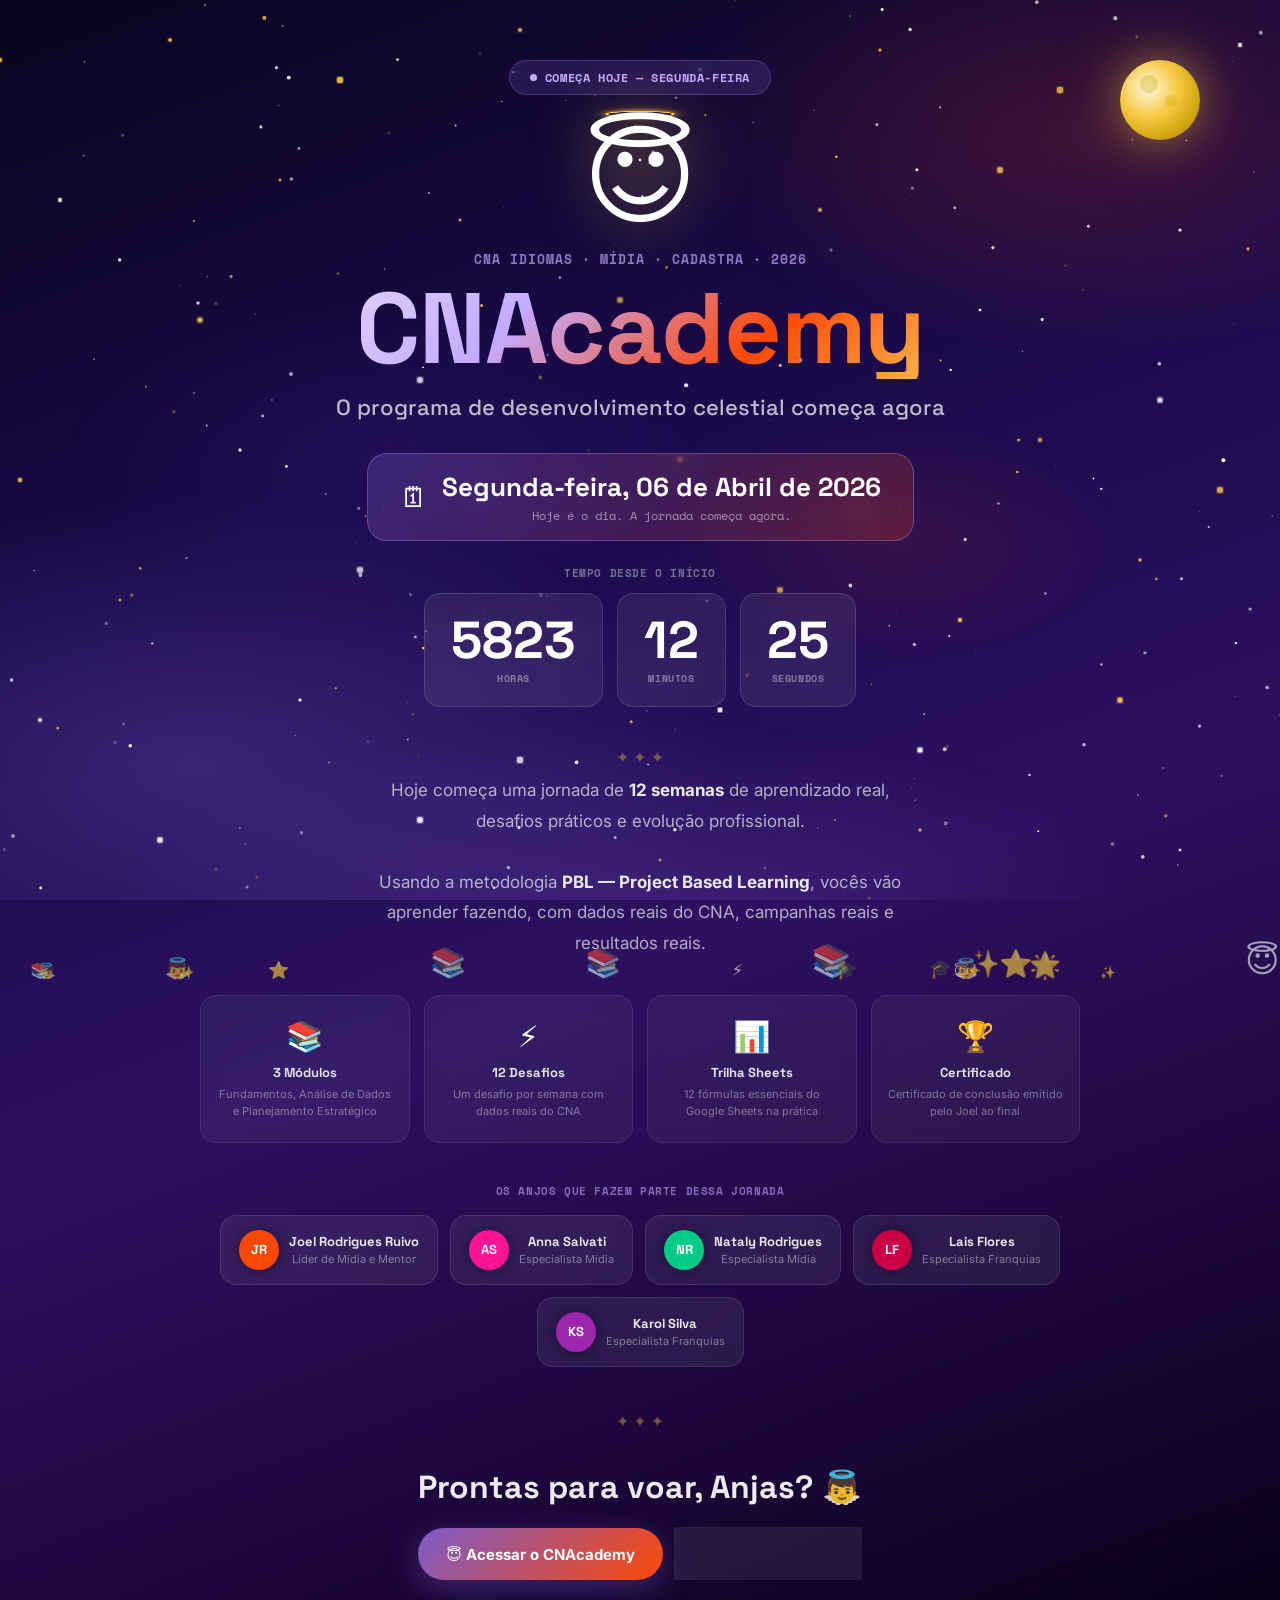
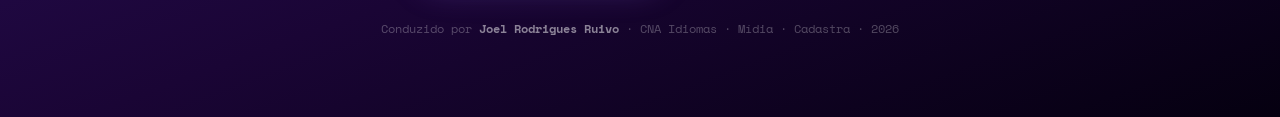
<file: lancamento.html>
<!DOCTYPE html>
<html lang="pt-BR">
<head>
<meta charset="UTF-8"/>
<meta name="viewport" content="width=device-width,initial-scale=1.0"/>
<link rel="icon" href="data:image/svg+xml,<svg xmlns='http://www.w3.org/2000/svg' viewBox='0 0 100 100'><text y='.9em' font-size='90'>😇</text></svg>"/>
<link href="https://fonts.googleapis.com/css2?family=Inter:wght@400;500;600;700&family=Space+Grotesk:wght@500;600;700&family=Space+Mono:wght@400;700&display=swap" rel="stylesheet"/>
<title>CNAcademy — Começa Hoje!</title>
<style>
:root{
  --purple:#7C5CCC;--purple-bg:#EDE7FF;--purple-light:#D4C5FF;
  --brand:#FC4807;--brand-light:#FDE9E6;
  --gold:#F5C842;--gold-dark:#C49A00;
  --white:#fff;--gs400:#9A9A9A;--gs500:#5E5E5E;--gs900:#1E1E1E;
  --fp:'Inter',system-ui,sans-serif;
  --fd:'Space Grotesk',system-ui,sans-serif;
  --fm:'Space Mono',monospace;
}
*{box-sizing:border-box;margin:0;padding:0;}
html{scroll-behavior:smooth;}
body{
  font-family:var(--fp);
  background:linear-gradient(160deg,#0A0520 0%,#1A0A4A 30%,#2D1060 55%,#1A0535 80%,#050010 100%);
  min-height:100vh;
  overflow-x:hidden;
  color:var(--white);
  position:relative;
}

/* STARS */
#starsBg{
  position:fixed;
  top:0;left:0;
  width:100vw;
  height:100vh;
  pointer-events:none;
  z-index:0;
  overflow:visible;
}

/* AURORA */
.aurora{
  position:fixed;
  top:0;left:0;
  width:100vw;height:100vh;
  pointer-events:none;
  z-index:0;
  background:
    radial-gradient(ellipse 70% 50% at 15% 85%,rgba(124,92,204,.30) 0%,transparent 60%),
    radial-gradient(ellipse 60% 45% at 85% 15%,rgba(252,72,7,.18) 0%,transparent 55%),
    radial-gradient(ellipse 80% 40% at 50% 100%,rgba(124,92,204,.22) 0%,transparent 50%),
    radial-gradient(ellipse 50% 35% at 30% 50%,rgba(100,50,200,.12) 0%,transparent 50%),
    radial-gradient(ellipse 40% 30% at 70% 60%,rgba(252,72,7,.10) 0%,transparent 45%);
  animation:aurora 8s ease-in-out infinite alternate;
}
@keyframes aurora{
  from{opacity:.6;}
  to{opacity:1;}
}

/* CLOUDS */
.clouds{
  position:fixed;inset:0;
  pointer-events:none;z-index:1;
  overflow:hidden;
}
.cl{
  position:absolute;
  background:rgba(255,255,255,.06);
  border-radius:50px;
  filter:blur(4px);
  animation:drift linear infinite;
}
.cl::before,.cl::after{
  content:'';position:absolute;
  background:inherit;border-radius:50%;
}
.cl1{width:200px;height:60px;top:15%;left:-220px;animation-duration:55s;}
.cl1::before{width:100px;height:88px;top:-32px;left:22px;}
.cl1::after{width:78px;height:70px;top:-24px;left:82px;}
.cl2{width:280px;height:78px;top:35%;left:-320px;animation-duration:72s;animation-delay:15s;opacity:.7;}
.cl2::before{width:125px;height:108px;top:-38px;left:30px;}
.cl2::after{width:98px;height:88px;top:-30px;left:120px;}
.cl3{width:160px;height:50px;top:65%;left:-185px;animation-duration:62s;animation-delay:6s;opacity:.5;}
.cl3::before{width:82px;height:70px;top:-25px;left:15px;}
.cl4{width:240px;height:70px;top:82%;left:-275px;animation-duration:80s;animation-delay:30s;opacity:.4;}
.cl4::before{width:115px;height:100px;top:-36px;left:28px;}
.cl4::after{width:88px;height:80px;top:-28px;left:110px;}
@keyframes drift{
  from{transform:translateX(0);}
  to{transform:translateX(calc(100vw + 350px));}
}

/* MOON */
.moon{
  position:fixed;
  top:60px;right:80px;
  width:80px;height:80px;
  border-radius:50%;
  background:radial-gradient(circle at 35% 35%,#FFF8E1,#F5C842 40%,#C49A00 80%);
  box-shadow:
    0 0 40px rgba(245,200,66,.4),
    0 0 80px rgba(245,200,66,.2),
    0 0 120px rgba(245,200,66,.1);
  animation:moonGlow 4s ease-in-out infinite alternate;
  z-index:2;
}
.moon::before{
  content:'';position:absolute;
  top:15px;left:20px;
  width:18px;height:18px;
  border-radius:50%;
  background:rgba(196,154,0,.3);
}
.moon::after{
  content:'';position:absolute;
  top:35px;left:45px;
  width:12px;height:12px;
  border-radius:50%;
  background:rgba(196,154,0,.25);
}
@keyframes moonGlow{
  from{box-shadow:0 0 40px rgba(245,200,66,.4),0 0 80px rgba(245,200,66,.2);}
  to{box-shadow:0 0 60px rgba(245,200,66,.6),0 0 120px rgba(245,200,66,.3),0 0 160px rgba(245,200,66,.15);}
}

/* FLOATING EMOJIS */
.floating-emoji{
  position:fixed;
  pointer-events:none;
  z-index:3;
  animation:floatUp linear infinite;
  user-select:none;
}
@keyframes floatUp{
  0%{transform:translateY(0) rotate(0deg);opacity:.7;}
  50%{opacity:.9;}
  100%{transform:translateY(-100vh) rotate(360deg);opacity:0;}
}

/* MAIN PAGE */
.page{
  position:relative;z-index:5;
  min-height:100vh;
  display:flex;flex-direction:column;
  align-items:center;justify-content:center;
  padding:60px 24px 80px;
  text-align:center;
}

/* BADGE */
.badge{
  display:inline-flex;align-items:center;gap:8px;
  background:rgba(124,92,204,.2);
  border:1px solid rgba(124,92,204,.4);
  border-radius:100px;
  padding:8px 20px;
  font:700 12px var(--fm);
  color:#C4AAFF;
  letter-spacing:.6px;
  text-transform:uppercase;
  backdrop-filter:blur(10px);
  margin-bottom:24px;
}
.badge-dot{
  width:7px;height:7px;border-radius:50%;
  background:#C4AAFF;
  animation:pulse 1.5s ease-in-out infinite;
}
@keyframes pulse{
  0%,100%{opacity:1;transform:scale(1);}
  50%{opacity:.4;transform:scale(.7);}
}

/* ANGEL */
.angel-wrap{
  position:relative;
  margin-bottom:20px;
  display:inline-block;
}
.angel{
  font-size:clamp(72px,12vw,110px);
  display:inline-block;
  animation:floatAngel 4s ease-in-out infinite;
  filter:drop-shadow(0 0 30px rgba(245,200,66,.5));
  line-height:1;
}
@keyframes floatAngel{
  0%,100%{transform:translateY(0) rotate(-2deg);}
  50%{transform:translateY(-16px) rotate(2deg);}
}
.halo{
  position:absolute;
  top:-14px;left:50%;
  transform:translateX(-50%) rotateX(70deg);
  width:70px;height:18px;
  background:transparent;
  border:3px solid var(--gold);
  border-radius:50%;
  box-shadow:0 0 12px var(--gold),0 0 24px rgba(245,200,66,.4);
  animation:haloSpin 6s linear infinite;
}
@keyframes haloSpin{
  from{transform:translateX(-50%) rotateX(70deg) rotateZ(0deg);}
  to{transform:translateX(-50%) rotateX(70deg) rotateZ(360deg);}
}

/* TEXTS */
.academy-label{
  font:700 13px var(--fm);
  color:rgba(196,170,255,.7);
  letter-spacing:1px;
  text-transform:uppercase;
  margin-bottom:10px;
}
.main-title{
  font-family:var(--fd);
  font-size:clamp(52px,10vw,100px);
  font-weight:700;
  line-height:1;
  margin-bottom:14px;
  background:linear-gradient(135deg,#E0CFFF 0%,#C4AAFF 30%,#FC4807 70%,#FFB347 100%);
  -webkit-background-clip:text;
  -webkit-text-fill-color:transparent;
  background-clip:text;
  letter-spacing:-1px;
}
.main-subtitle{
  font-family:var(--fd);
  font-size:clamp(15px,3vw,22px);
  font-weight:500;
  color:rgba(255,255,255,.72);
  margin-bottom:8px;
}

/* DATE CARD */
.date-card{
  display:inline-flex;align-items:center;gap:14px;
  background:linear-gradient(135deg,rgba(124,92,204,.3),rgba(252,72,7,.2));
  border:1px solid rgba(196,170,255,.3);
  border-radius:20px;
  padding:16px 32px;
  margin:24px 0;
  backdrop-filter:blur(12px);
}
.date-icon{font-size:28px;}
.date-text{
  font-family:var(--fd);
  font-size:clamp(17px,3.5vw,26px);
  font-weight:700;
  color:var(--white);
}
.date-sub{
  font:500 12px var(--fm);
  color:rgba(255,255,255,.5);
  margin-top:3px;
}

/* COUNTDOWN */
.countdown-label{
  font:600 11px var(--fm);
  color:rgba(255,255,255,.4);
  text-transform:uppercase;
  letter-spacing:.6px;
  margin-bottom:12px;
}
.countdown-wrap{
  display:flex;gap:14px;
  justify-content:center;
  flex-wrap:wrap;
  margin-bottom:32px;
}
.count-box{
  background:rgba(255,255,255,.07);
  border:1px solid rgba(255,255,255,.12);
  border-radius:16px;
  padding:20px 26px;
  min-width:88px;
  backdrop-filter:blur(10px);
  transition:all 200ms;
}
.count-box:hover{
  background:rgba(124,92,204,.2);
  border-color:rgba(196,170,255,.4);
  transform:translateY(-4px);
}
.count-num{
  font-family:var(--fd);
  font-size:clamp(32px,6vw,52px);
  font-weight:700;
  color:var(--white);
  line-height:1;
  margin-bottom:5px;
}
.count-lbl{
  font:600 10px var(--fm);
  color:rgba(255,255,255,.4);
  text-transform:uppercase;
  letter-spacing:.6px;
}

/* STAR DIVIDER */
.star-divider{
  display:flex;align-items:center;gap:12px;
  margin:8px 0;
  color:rgba(245,200,66,.4);
  font-size:16px;
}
.star-divider::before,.star-divider::after{
  content:'';flex:1;
  height:1px;
  background:linear-gradient(90deg,transparent,rgba(245,200,66,.2),transparent);
}

/* DESCRIPTION */
.desc{
  font-size:clamp(14px,2vw,17px);
  color:rgba(255,255,255,.65);
  max-width:560px;
  line-height:1.8;
  margin:0 auto 36px;
}
.desc strong{color:rgba(255,255,255,.9);}

/* FEATURES */
.features-grid{
  display:grid;
  grid-template-columns:repeat(auto-fill,minmax(195px,1fr));
  gap:14px;
  max-width:880px;
  width:100%;
  margin:0 auto 40px;
}
.feature{
  background:rgba(255,255,255,.05);
  border:1px solid rgba(255,255,255,.08);
  border-radius:16px;
  padding:22px 16px;
  text-align:center;
  backdrop-filter:blur(8px);
  transition:all 200ms;
}
.feature:hover{
  background:rgba(124,92,204,.15);
  border-color:rgba(196,170,255,.2);
  transform:translateY(-4px);
}
.feature-icon{font-size:30px;margin-bottom:10px;display:block;}
.feature-name{
  font:700 13px var(--fd);
  color:rgba(255,255,255,.88);
  margin-bottom:5px;
}
.feature-desc{
  font-size:11px;
  color:rgba(255,255,255,.4);
  line-height:1.55;
}

/* TEAM */
.team-label{
  font:700 11px var(--fm);
  color:rgba(196,170,255,.6);
  text-transform:uppercase;
  letter-spacing:.6px;
  margin-bottom:16px;
}
.team-grid{
  display:flex;gap:12px;
  justify-content:center;
  flex-wrap:wrap;
  margin-bottom:36px;
  max-width:900px;
  width:100%;
}
.team-card{
  background:rgba(255,255,255,.07);
  border:1px solid rgba(255,255,255,.10);
  border-radius:16px;
  padding:14px 18px;
  display:flex;align-items:center;gap:10px;
  backdrop-filter:blur(8px);
  transition:all 200ms;
  cursor:default;
}
.team-card:hover{
  background:rgba(124,92,204,.2);
  border-color:rgba(196,170,255,.3);
  transform:translateY(-3px);
}
.team-av{
  width:40px;height:40px;
  border-radius:50%;
  display:flex;align-items:center;justify-content:center;
  font:700 13px var(--fd);
  color:#fff;flex-shrink:0;
  box-shadow:0 0 16px rgba(0,0,0,.4);
}
.team-name{
  font:700 13px var(--fd);
  color:rgba(255,255,255,.9);
  white-space:nowrap;
}
.team-role{
  font:400 11px var(--fp);
  color:rgba(255,255,255,.42);
  margin-top:2px;
}

/* CTA */
.cta-title{
  font-family:var(--fd);
  font-size:clamp(20px,4vw,32px);
  font-weight:700;
  color:rgba(255,255,255,.92);
  margin:28px 0 20px;
  line-height:1.3;
}
.cta-wrap{
  display:flex;gap:12px;
  justify-content:center;
  flex-wrap:wrap;
  margin-bottom:40px;
}
.btn-cta{
  display:inline-flex;align-items:center;gap:8px;
  border-radius:100px;
  font-family:var(--fp);font-weight:700;
  cursor:pointer;
  white-space:nowrap;
  border:none;
  transition:all 200ms;
  font-size:15px;
  height:52px;padding:0 28px;
  text-decoration:none;
}
.btn-prim{
  background:linear-gradient(135deg,var(--purple),var(--brand));
  color:#fff;
  box-shadow:0 8px 32px rgba(124,92,204,.4);
}
.btn-prim:hover{
  opacity:.88;
  transform:translateY(-2px);
  box-shadow:0 12px 40px rgba(124,92,204,.5);
}
.btn-sec{
  background:rgba(255,255,255,.08);
  color:rgba(255,255,255,.85);
  border:1px solid rgba(255,255,255,.15);
  backdrop-filter:blur(8px);
}
.btn-sec:hover{
  background:rgba(255,255,255,.15);
  transform:translateY(-2px);
}

/* FOOTER */
.footer-msg{
  font:500 12px var(--fm);
  color:rgba(255,255,255,.28);
}
.footer-msg strong{color:rgba(255,255,255,.5);}

/* RESPONSIVE */
@media(max-width:600px){
  .moon{width:52px;height:52px;top:40px;right:20px;}
  .count-box{padding:14px 16px;min-width:72px;}
  .features-grid{grid-template-columns:1fr 1fr;}
  .date-card{padding:14px 20px;flex-direction:column;gap:6px;}
  .team-card{padding:10px 14px;}
}

/* KEYFRAME TWINKLE */
@keyframes twinkle{
  from{opacity:.1;transform:scale(.6);}
  to{opacity:1;transform:scale(1.3);}
}
</style>
</head>
<body>

<div class="aurora"></div>

<div class="clouds">
  <div class="cl cl1"></div>
  <div class="cl cl2"></div>
  <div class="cl cl3"></div>
  <div class="cl cl4"></div>
</div>

<div class="moon"></div>

<svg id="starsBg"></svg>

<div id="floatingEmojis"></div>

<div class="page">

  <!-- Badge -->
  <div class="badge">
    <span class="badge-dot"></span>
    Começa Hoje — Segunda-feira
  </div>

  <!-- Anjo -->
  <div class="angel-wrap">
    <div class="halo"></div>
    <div class="angel">😇</div>
  </div>

  <!-- Labels -->
  <div class="academy-label">
    CNA Idiomas · Mídia · Cadastra · 2026
  </div>

  <!-- Título -->
  <h1 class="main-title">CNAcademy</h1>
  <div class="main-subtitle">
    O programa de desenvolvimento celestial começa agora
  </div>

  <!-- Data -->
  <div class="date-card">
    <span class="date-icon">🗓</span>
    <div>
      <div class="date-text">Segunda-feira, 06 de Abril de 2026</div>
      <div class="date-sub">Hoje é o dia. A jornada começa agora.</div>
    </div>
  </div>

  <!-- Contador -->
  <div class="countdown-label">Tempo desde o início</div>
  <div class="countdown-wrap">
    <div class="count-box">
      <div class="count-num" id="cd-h">00</div>
      <div class="count-lbl">Horas</div>
    </div>
    <div class="count-box">
      <div class="count-num" id="cd-m">00</div>
      <div class="count-lbl">Minutos</div>
    </div>
    <div class="count-box">
      <div class="count-num" id="cd-s">00</div>
      <div class="count-lbl">Segundos</div>
    </div>
  </div>

  <!-- Divider -->
  <div class="star-divider">✦ ✦ ✦</div>

  <!-- Descrição -->
  <p class="desc">
    Hoje começa uma jornada de <strong>12 semanas</strong> de aprendizado real,
    desafios práticos e evolução profissional.<br/><br/>
    Usando a metodologia <strong>PBL — Project Based Learning</strong>,
    vocês vão aprender fazendo, com dados reais do CNA,
    campanhas reais e resultados reais.
  </p>

  <!-- Features -->
  <div class="features-grid">
    <div class="feature">
      <span class="feature-icon">📚</span>
      <div class="feature-name">3 Módulos</div>
      <div class="feature-desc">
        Fundamentos, Análise de Dados e Planejamento Estratégico
      </div>
    </div>
    <div class="feature">
      <span class="feature-icon">⚡</span>
      <div class="feature-name">12 Desafios</div>
      <div class="feature-desc">
        Um desafio por semana com dados reais do CNA
      </div>
    </div>
    <div class="feature">
      <span class="feature-icon">📊</span>
      <div class="feature-name">Trilha Sheets</div>
      <div class="feature-desc">
        12 fórmulas essenciais do Google Sheets na prática
      </div>
    </div>
    <div class="feature">
      <span class="feature-icon">🏆</span>
      <div class="feature-name">Certificado</div>
      <div class="feature-desc">
        Certificado de conclusão emitido pelo Joel ao final
      </div>
    </div>
  </div>

  <!-- Time -->
  <div class="team-label">Os anjos que fazem parte dessa jornada</div>
  <div class="team-grid">
    <div class="team-card">
      <div class="team-av" style="background:#FC4807;">JR</div>
      <div>
        <div class="team-name">Joel Rodrigues Ruivo</div>
        <div class="team-role">Líder de Mídia e Mentor</div>
      </div>
    </div>
    <div class="team-card">
      <div class="team-av" style="background:#FF1493;">AS</div>
      <div>
        <div class="team-name">Anna Salvati</div>
        <div class="team-role">Especialista Mídia</div>
      </div>
    </div>
    <div class="team-card">
      <div class="team-av" style="background:#00CC88;">NR</div>
      <div>
        <div class="team-name">Nataly Rodrigues</div>
        <div class="team-role">Especialista Mídia</div>
      </div>
    </div>
    <div class="team-card">
      <div class="team-av" style="background:#CC0044;">LF</div>
      <div>
        <div class="team-name">Lais Flores</div>
        <div class="team-role">Especialista Franquias</div>
      </div>
    </div>
    <div class="team-card">
      <div class="team-av" style="background:#9B27AF;">KS</div>
      <div>
        <div class="team-name">Karol Silva</div>
        <div class="team-role">Especialista Franquias</div>
      </div>
    </div>
  </div>

  <!-- Divider -->
  <div class="star-divider">✦ ✦ ✦</div>

  <!-- CTA -->
  <div class="cta-title">Prontas para voar, Anjas? 👼</div>
  <div class="cta-wrap">
    <a href="login.html" class="btn-cta btn-prim">
      😇 Acessar o CNAcademy
    </a>
    <a href="instrucoes.html" class="btn-cta btn-sec">
      📖 Ver Instruções
    </a>
  </div>

  <!-- Footer -->
  <div class="footer-msg">
    Conduzido por <strong>Joel Rodrigues Ruivo</strong>
    · CNA Idiomas · Mídia · Cadastra · 2026
  </div>

</div>

<script>
// ── STARS ─────────────────────────────────
(function(){
  const svg = document.getElementById('starsBg');
  svg.setAttribute('width',  '100%');
  svg.setAttribute('height', '100%');
  svg.setAttribute('viewBox', '0 0 1440 900');
  svg.setAttribute('preserveAspectRatio', 'xMidYMid slice');
  svg.style.cssText = 'position:fixed;top:0;left:0;width:100vw;height:100vh;pointer-events:none;z-index:0;';

  // Filtro de brilho
  const defs = document.createElementNS('http://www.w3.org/2000/svg','defs');
  defs.innerHTML = `
    <filter id="glow">
      <feGaussianBlur stdDeviation="2.5" result="coloredBlur"/>
      <feMerge>
        <feMergeNode in="coloredBlur"/>
        <feMergeNode in="SourceGraphic"/>
      </feMerge>
    </filter>`;
  svg.appendChild(defs);

  const W = 1440, H = 900;

  // 250 estrelas espalhadas por toda a tela
  for(let i = 0; i < 250; i++){
    const c = document.createElementNS('http://www.w3.org/2000/svg','circle');
    c.setAttribute('cx',    (Math.random() * W).toFixed(1));
    c.setAttribute('cy',    (Math.random() * H).toFixed(1));
    c.setAttribute('r',     (Math.random() * 1.8 + 0.3).toFixed(2));
    c.setAttribute('fill',  Math.random() > 0.72 ? '#F5C842' : '#FFFFFF');
    c.setAttribute('opacity',(0.2 + Math.random() * 0.8).toFixed(2));
    c.style.animation = `twinkle ${1.5+Math.random()*3}s ease-in-out ${Math.random()*5}s infinite alternate`;
    svg.appendChild(c);
  }

  // Estrelas maiores e brilhantes espalhadas estrategicamente
  const posicoes = [
    [80,60],[250,40],[420,80],[600,30],[780,70],[960,50],
    [1140,90],[1320,45],[1420,120],[140,200],[360,180],
    [540,220],[720,160],[900,210],[1080,170],[1260,230],
    [1400,280],[60,350],[280,320],[500,380],[700,300],
    [880,360],[1060,310],[1240,400],[1380,340],[100,480],
    [320,450],[560,500],[760,460],[940,510],[1120,440],
    [1300,490],[200,600],[440,570],[660,640],[860,590],
    [1040,620],[1220,560],[1380,650],[120,720],[380,700],
    [600,760],[800,710],[1000,750],[1200,700],[1400,760],
    [240,840],[500,820],[740,860],[1000,830],[1260,850],
  ];

  posicoes.forEach(([x,y]) => {
    const c = document.createElementNS('http://www.w3.org/2000/svg','circle');
    const r = 1.2 + Math.random() * 2;
    c.setAttribute('cx', x);
    c.setAttribute('cy', y);
    c.setAttribute('r',  r.toFixed(2));
    c.setAttribute('fill', Math.random() > 0.5 ? '#F5C842' : '#FFFFFF');
    c.setAttribute('opacity', (0.7 + Math.random() * 0.3).toFixed(2));
    c.setAttribute('filter', 'url(#glow)');
    c.style.animation = `twinkle ${2+Math.random()*2.5}s ease-in-out ${Math.random()*4}s infinite alternate`;
    svg.appendChild(c);
  });
})();

// ── FLOATING EMOJIS ───────────────────────
(function(){
  const wrap   = document.getElementById('floatingEmojis');
  const emojis = ['⭐','✨','🌟','💫','👼','😇','🎓','🏆','📚','⚡'];
  for(let i = 0; i < 18; i++){
    const el = document.createElement('div');
    el.className = 'floating-emoji';
    el.textContent = emojis[Math.floor(Math.random() * emojis.length)];
    const size = 12 + Math.random() * 22;
    const left = Math.random() * 100;
    const dur  = 10 + Math.random() * 18;
    const del  = Math.random() * 12;
    el.style.cssText = `
      font-size:${size}px;
      left:${left}%;
      bottom:-80px;
      animation-duration:${dur}s;
      animation-delay:${del}s;
      opacity:0.6;`;
    wrap.appendChild(el);
  }
})();

// ── CONTADOR — tempo desde o início ──────
(function(){
  const inicio = new Date('2026-04-06T09:00:00');
  const pad    = n => String(n).padStart(2,'0');
  function atualizar(){
    const agora = new Date();
    let   diff  = Math.max(0, agora - inicio);
    const h  = Math.floor(diff / 3600000); diff -= h * 3600000;
    const m  = Math.floor(diff / 60000);   diff -= m * 60000;
    const s  = Math.floor(diff / 1000);
    document.getElementById('cd-h').textContent = pad(h);
    document.getElementById('cd-m').textContent = pad(m);
    document.getElementById('cd-s').textContent = pad(s);
  }
  atualizar();
  setInterval(atualizar, 1000);
})();
</script>
</body>
</html>
</file>
